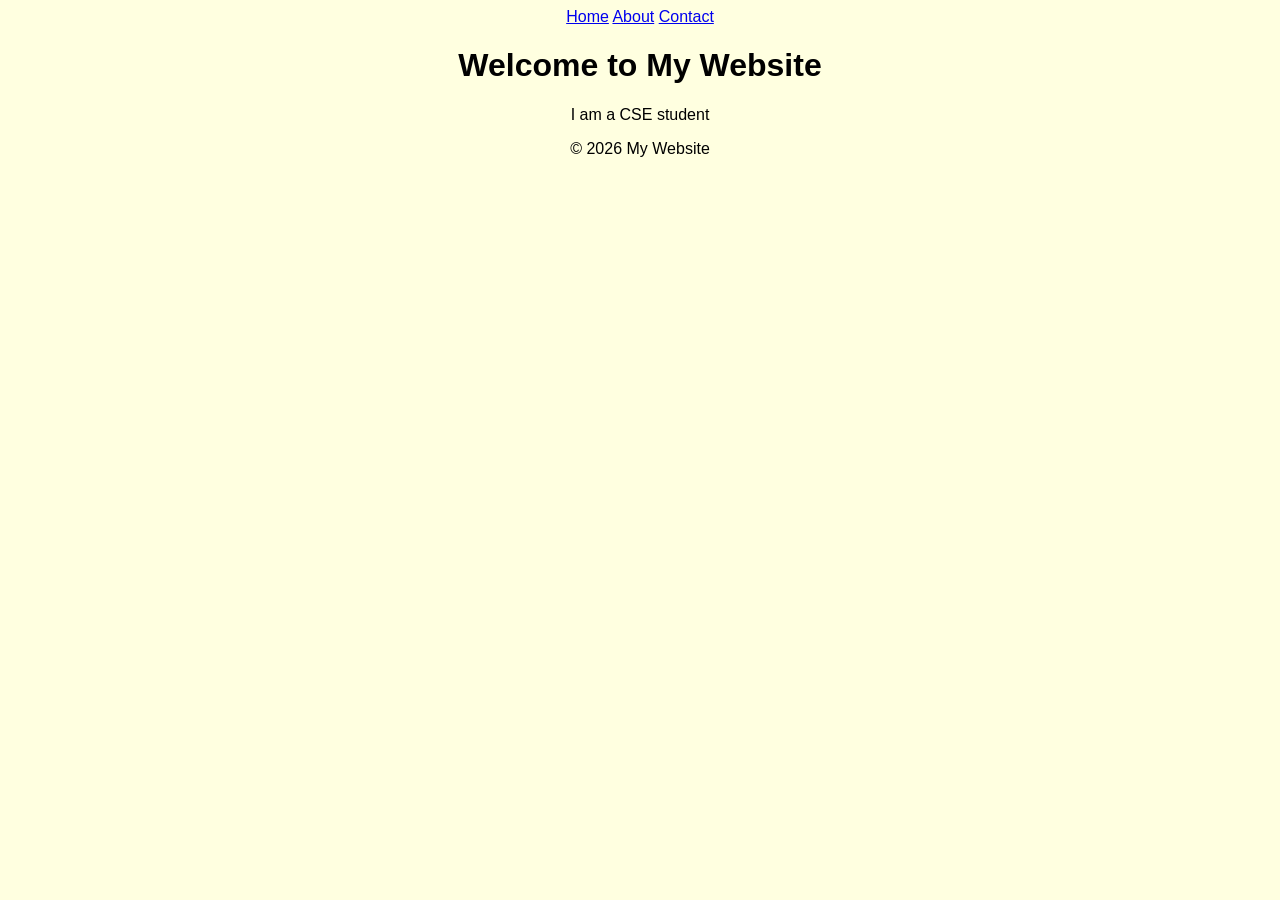
<file: index.html>
<!DOCTYPE html>
<html>
<head>
    <title>My Website</title>
<link rel="stylesheet" href="style.css">
</head>

<body>
    <nav>

<a href="#">Home</a>

<a href="#">About</a>

<a href="#">Contact</a>

</nav>

<h1>Welcome to My Website</h1>
<p>I am a CSE student</p>
<footer>

<p>© 2026 My Website</p>

</footer>

</body>
</html>
</file>
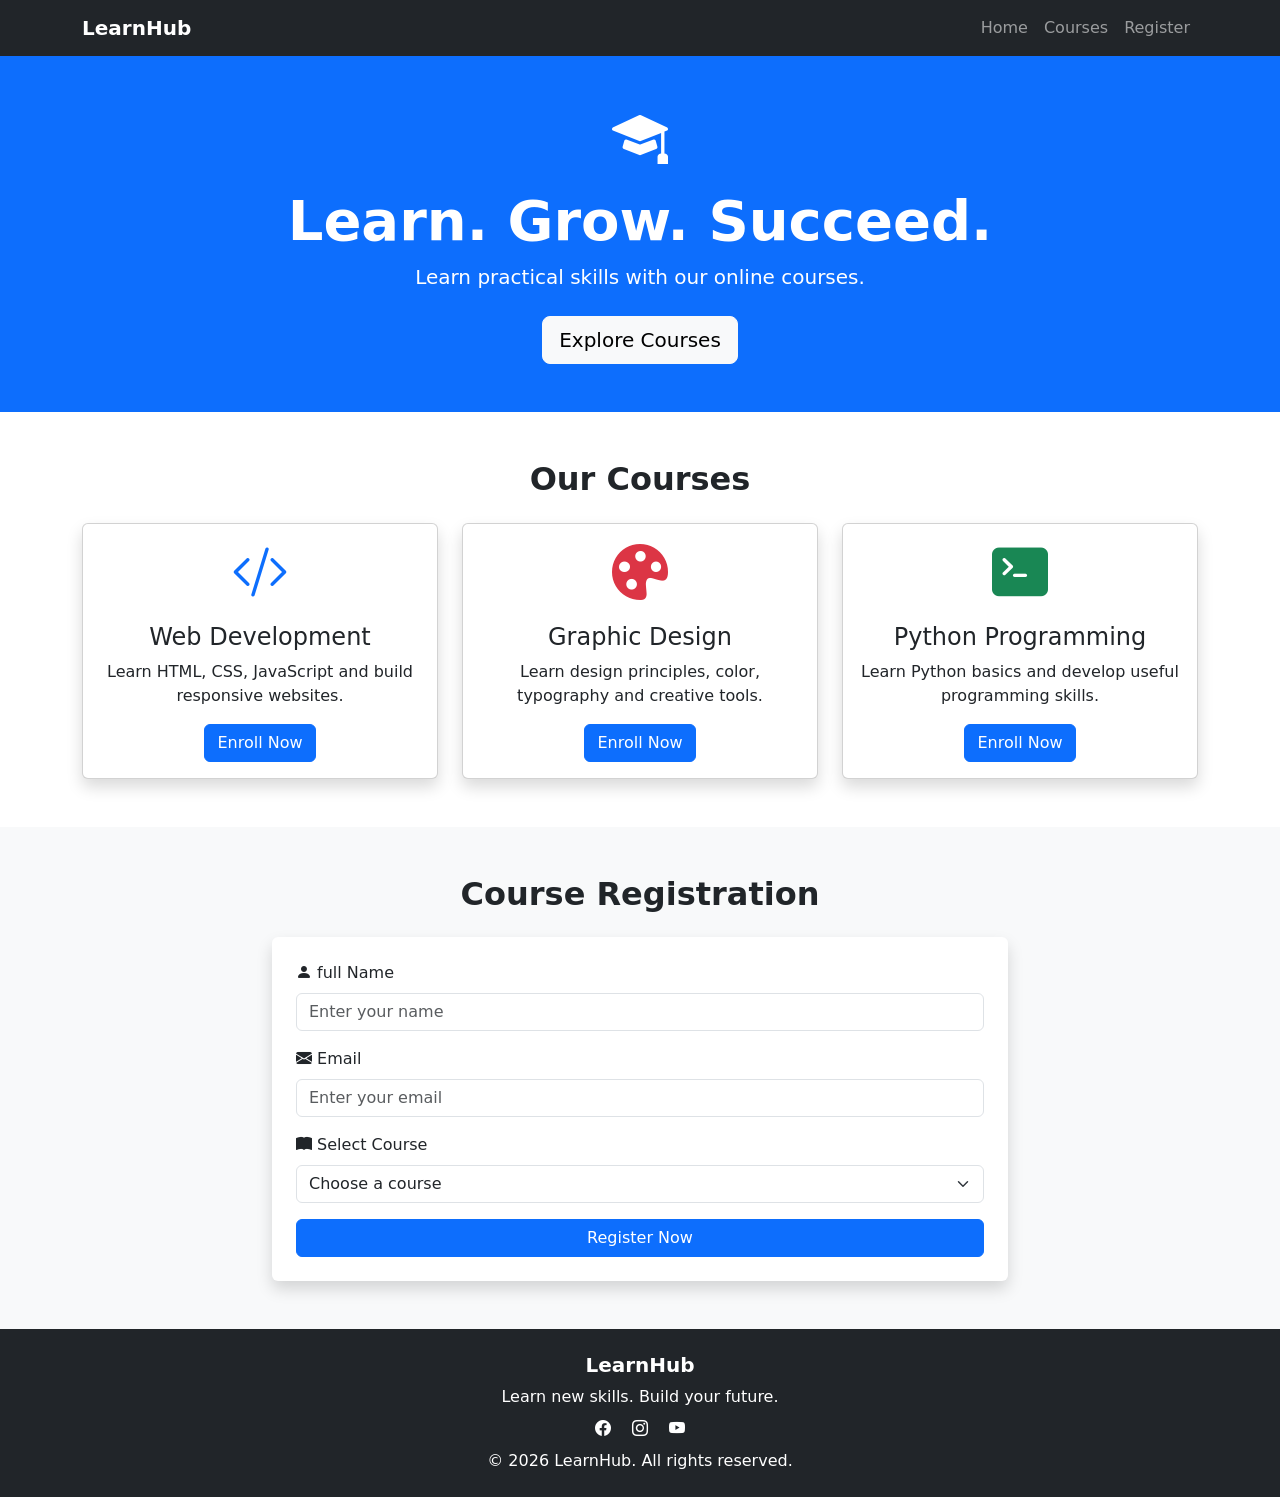
<file: Bootstrap1.html>
<!DOCTYPE html>
<html lang="en">
<head>
    <meta charset="UTF-8">
    <meta name="viewport" content="width=device-width, initial-scale=1.0">
    <title>LearnHub</title>
    <link rel="stylesheet" href="https://cdn.jsdelivr.net/npm/bootstrap@5.3.8/dist/css/bootstrap.min.css">
    <link rel="stylesheet" href="https://cdn.jsdelivr.net/npm/bootstrap-icons@1.13.1/font/bootstrap-icons.min.css">

</head>
<body>
    <nav class="navbar navbar-expand-lg navbar-dark bg-dark">
        <div class="container">
            <a href="Bootstrap1.html" class="navbar-brand fw-bold">
                LearnHub
            </a>
            <button class="navbar-toggler" type="button" 
            data-bs-toggle="collapse"
            data-bs-target="#navbarNav">
        <span class="navbar-toggler-icon"></span></button>
        <div class="collapse navbar-collapse" id="navbarNav">
            <ul class="navbar-nav ms-auto">
                <li class="nav-item">
                    <a href="Bootstrap1.html" class="nav-link">Home</a>
                </li>
                <li class="nav-item">
                    <a href="Bootstrap1.html" class="nav-link">Courses</a>
                </li>
                <li class="nav-item">
                    <a href="Bootstrap1.html" class="nav-link">Register</a>
                </li>
            </ul>
        </div>
        </div>
    </nav>
    <section class="bg-primary text-white text text-center py-5">
        <div class="container">
            <i class="bi bi-mortarboard-fill display-4 "></i>
            <h1 class="display-4 fw-bold mt-3">
                Learn. Grow. Succeed.
            </h1>
            <p class="lead mb-4">
                Learn practical skills with our online courses.
            </p>
            <a href="Bootstrap1.html" class="btn btn-light btn-lg">
                Explore Courses
            </a>
        </div>
    </section>
    <section class="py-5" id="courses">
        <div class="container">
            <h2 class="text-center fw-bold mb-4">
                Our Courses
            </h2>
            <div class="row g-4">
                <div class="col-lg-4 col-md-6">
    <div class="card h-100 shadow">
        <div class="card-body text-center">
            <i class="bi bi-code-slash display-4 text-primary"></i>
            <h4 class="card-title mt-3">
                Web Development
            </h4>
            <p class="card-text">
                Learn HTML, CSS, JavaScript and build responsive websites.
            </p>
            <button class="btn btn-primary">
                Enroll Now
            </button>
        </div>
    </div>
</div>
<div class="col-lg-4 col-md-6">
    <div class="card h-100 shadow">
        <div class="card-body text-center">
            <i class="bi bi-palette-fill display-4 text-danger"></i>
            <h4 class="card-title mt-3">
                Graphic Design
            </h4>
            <p class="card-text">
                 Learn design principles, color, typography and creative tools.
            </p>
            <button class="btn btn-primary">
                Enroll Now
            </button>
        </div>
    </div>
</div>
<div class="col-lg-4 col-md-6">
    <div class="card h-100 shadow">
        <div class="card-body text-center">
            <i class="bi bi-terminal-fill display-4 text-success"></i>
            <h4 class="card-title mt-3">
                Python Programming
            </h4>
            <p class="card-text">
                Learn Python basics and develop useful programming skills.
            </p>
            <button class="btn btn-primary">
                Enroll Now
            </button>
        </div>
    </div>
</div>
            </div>
        </div>
    </section>
    <section id="register" class="bg-light py-5">
    <div class="container">
        <h2 class="text-center fw-bold mb-4">Course Registration
        </h2>
        <div class="row justify-content-center">
            <div class="col-lg-8">
                <form class="bg-white p-4 shadow rounded">
                    <div class="mb-3">
                        <label class="form-label">
                            <i class="bi bi-person-fill"></i>
                            full Name
                        </label>
                        <input type="text"
                        class="form-control"
                        placeholder="Enter your name">
                    </div>
                    <div class="mb-3">
                        <label class="form-label">
                            <i class="bi bi-envelope-fill"></i>
                            Email
                        </label>

                        <input type="email"
                               class="form-control"
                               placeholder="Enter your email">
                    </div>
                    <div class="mb-3">
                        <label class="form-label">
                            <i class="bi bi-book-fill"></i>
                            Select Course
                        </label>

                        <select class="form-select">
                            <option selected>Choose a course</option>
                            <option>Web Development</option>
                            <option>Graphic Design</option>
                            <option>Python Programming</option>
                        </select>
                    </div>

                    <button type="submit" class="btn btn-primary w-100">
                        Register Now
                    </button>
                </form>
            </div>
        </div>
    </div>
</section>
<footer class="bg-dark text-white text-center py-4">

    <div class="container">

        <h5 class="fw-bold">LearnHub</h5>

        <p class="mb-2">
            Learn new skills. Build your future.
        </p>

        <div class="mb-2">

            <i class="bi bi-facebook mx-2"></i>
            <i class="bi bi-instagram mx-2"></i>
            <i class="bi bi-youtube mx-2"></i>

        </div>

        <p class="mb-0">
            © 2026 LearnHub. All rights reserved.
        </p>

    </div>

</footer>
<script src="https://cdn.jsdelivr.net/npm/bootstrap@5.3.8/dist/js/bootstrap.bundle.min.js"></script>
</body>

</html>
</file>
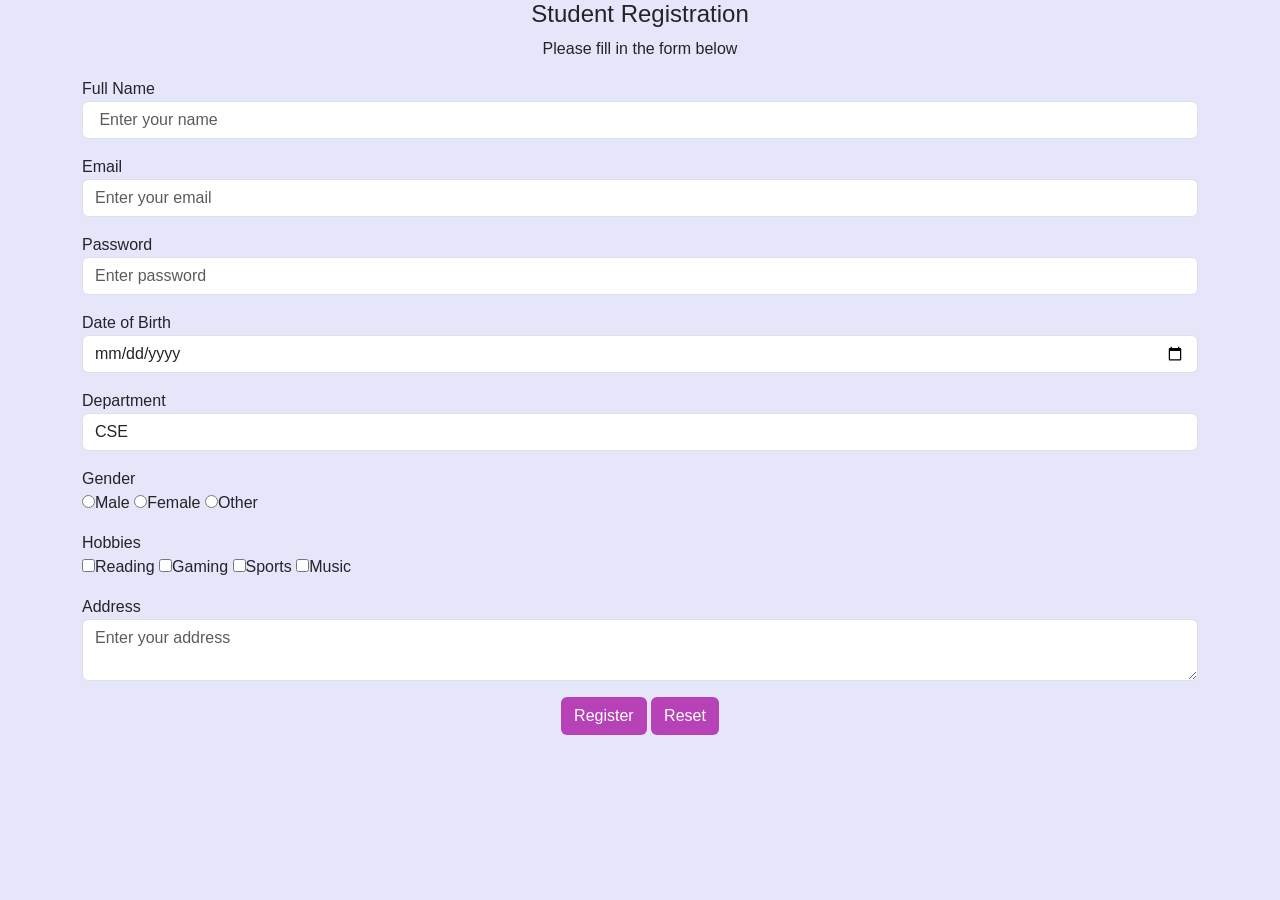
<file: index1.html>
<!DOCTYPE html>
<html lang="en">
<head>
    <meta charset="UTF-8">
    <meta name="viewport" content="width=device-width, initial-scale=1.0">
    <title>My Website</title>
    <link href="https://cdn.jsdelivr.net/npm/bootstrap@5.3.8/dist/css/bootstrap.min.css" rel="stylesheet">
    <link href="style1.css" rel="stylesheet">
</head>
<body>
 <div>   <h4 class="text-center">Student Registration</h4>
<p class="text-center">Please fill in the form below </p></div>
<div class="container"><form>
    <div class="mb-3">
    <label>Full Name</label>
    <input type="text" class="form-control" placeholder=" Enter your name"></div>
    <div class="mb-3"><label>Email</label>
    <input type="email" class="form-control" placeholder="Enter your email"></div>
    <div class="mb-3"><label>Password</label>
    <input type="password" class="form-control" placeholder="Enter password"></div>
    <div class="mb-3"><label>Date of Birth</label>
    <input type="date" class="form-control"></div>
    <div class="mb-3"><label>Department</label><br>
    <select class="form-control" >
        <option>CSE</option>
        <option>EEE</option>
        <option>BBA</option>
        <option>LAW</option>
        <option>ENglish</option>
    </select></div>
   <div class="mb-3"> <label>Gender</label><br>
    <input type="radio" name="gender" >Male
    <input type="radio" name="gender" >Female
    <input type="radio" name="gender" >Other
    </div>
    <div class="mb-3"><label>Hobbies</label><br>
    <input type="checkbox" >Reading
    <input type="checkbox" >Gaming
    <input type="checkbox" >Sports
    <input type="checkbox" >Music
    </div>
    <div class="mb-3"><label>Address</label>
    <textarea placeholder="Enter your address" class="form-control"></textarea></div>
   <div class="text-center"> 
     <button class="btn my-button">Register</button>
   <button class="btn my-button">Reset</button> </div>

</form></div>

    

</body>
</html>
</file>
<file: style.css>
body{
    background:lightyellow;
    text-align:center;
    font-family:Arial;
}
</file>
<file: style1.css>
body{
    background-color:lavender;
    font-family: Arial, Helvetica, sans-serif;
    
}

.my-button{
    background-color: rgb(183, 66, 183);
    color: white;
}
</file>
